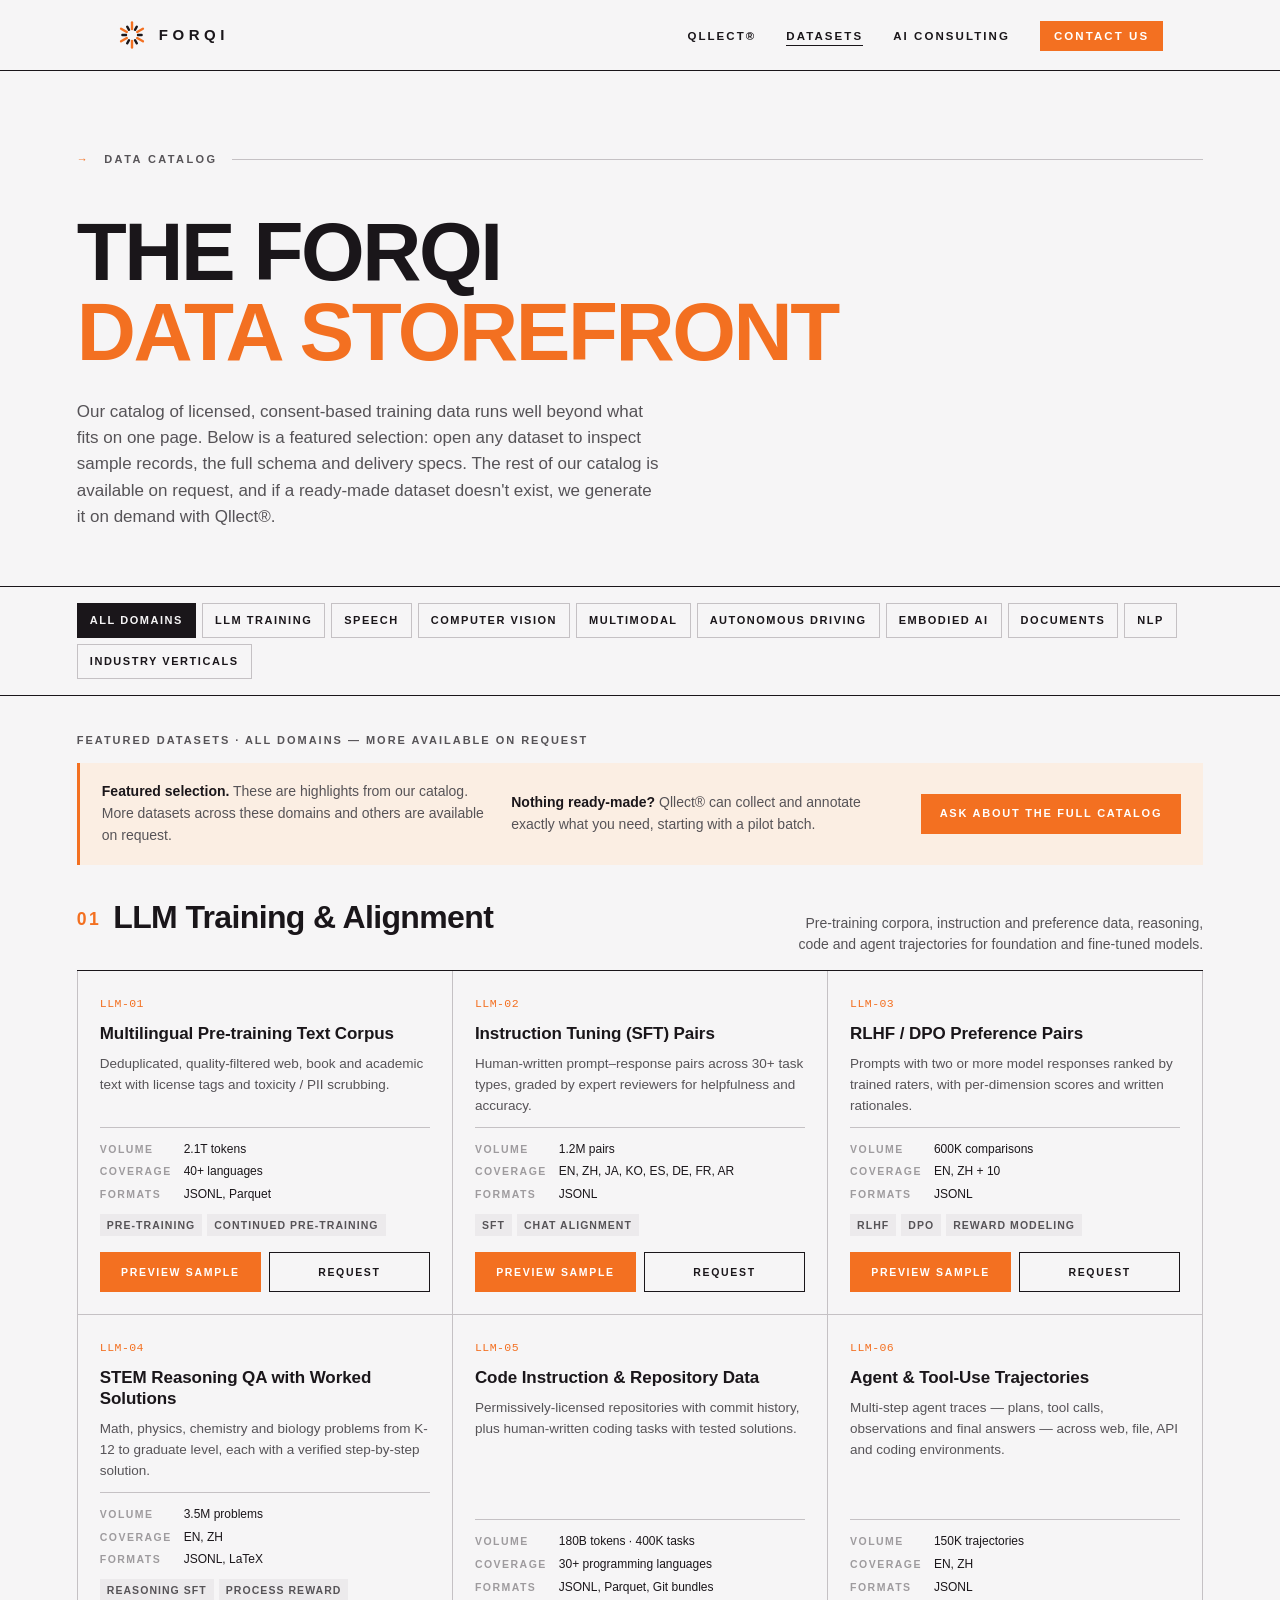
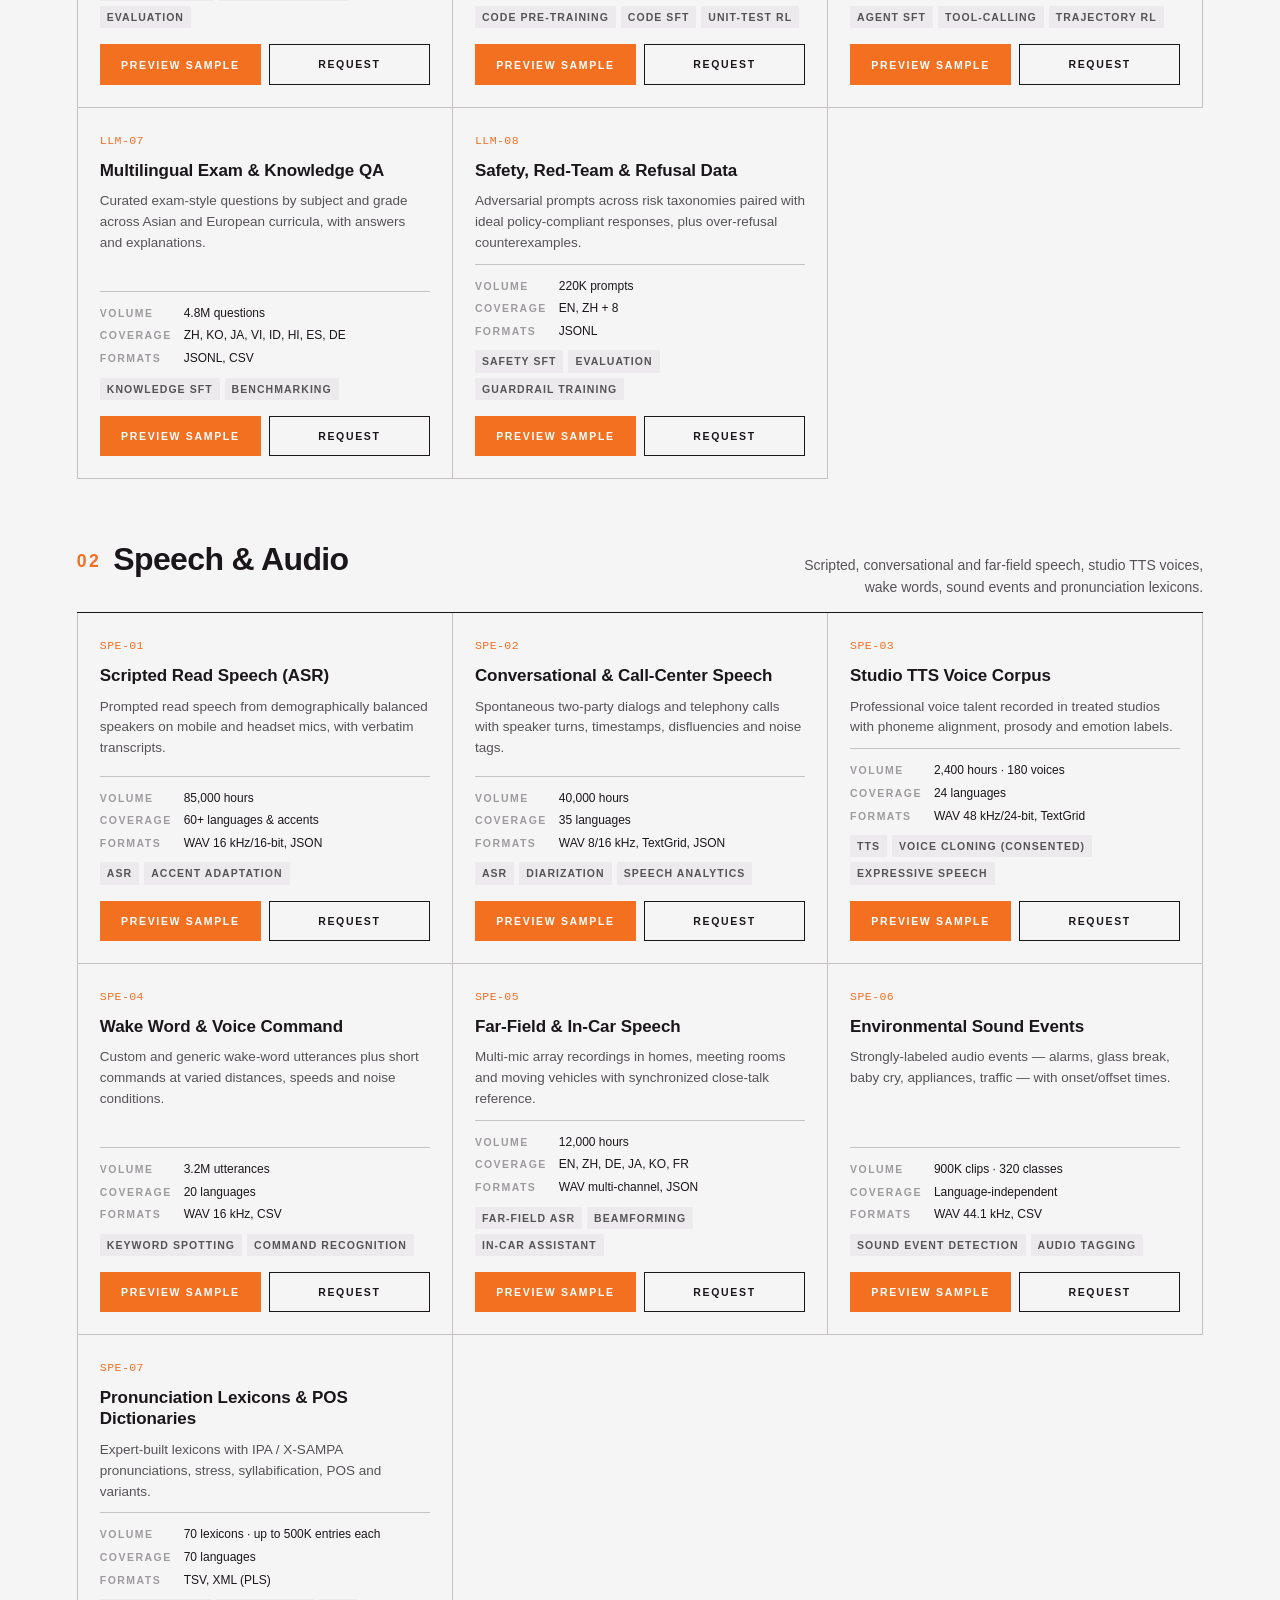
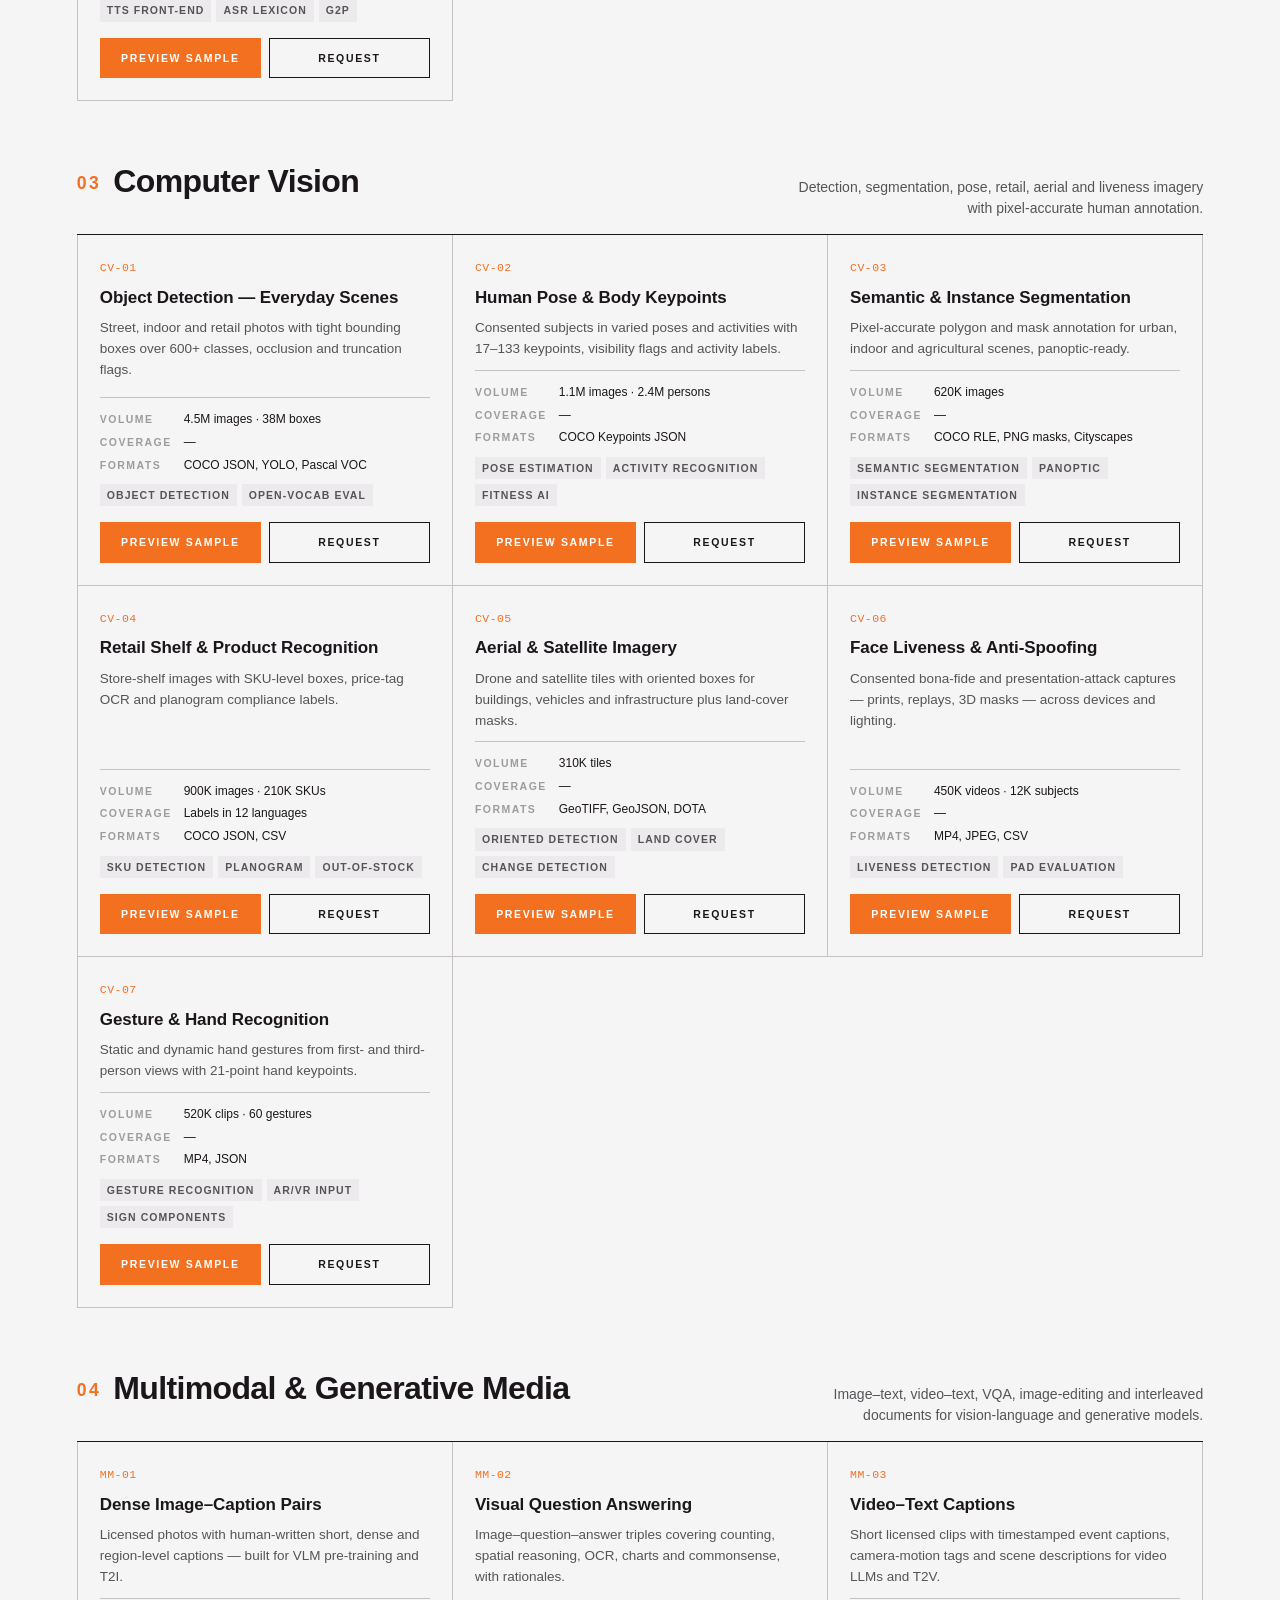
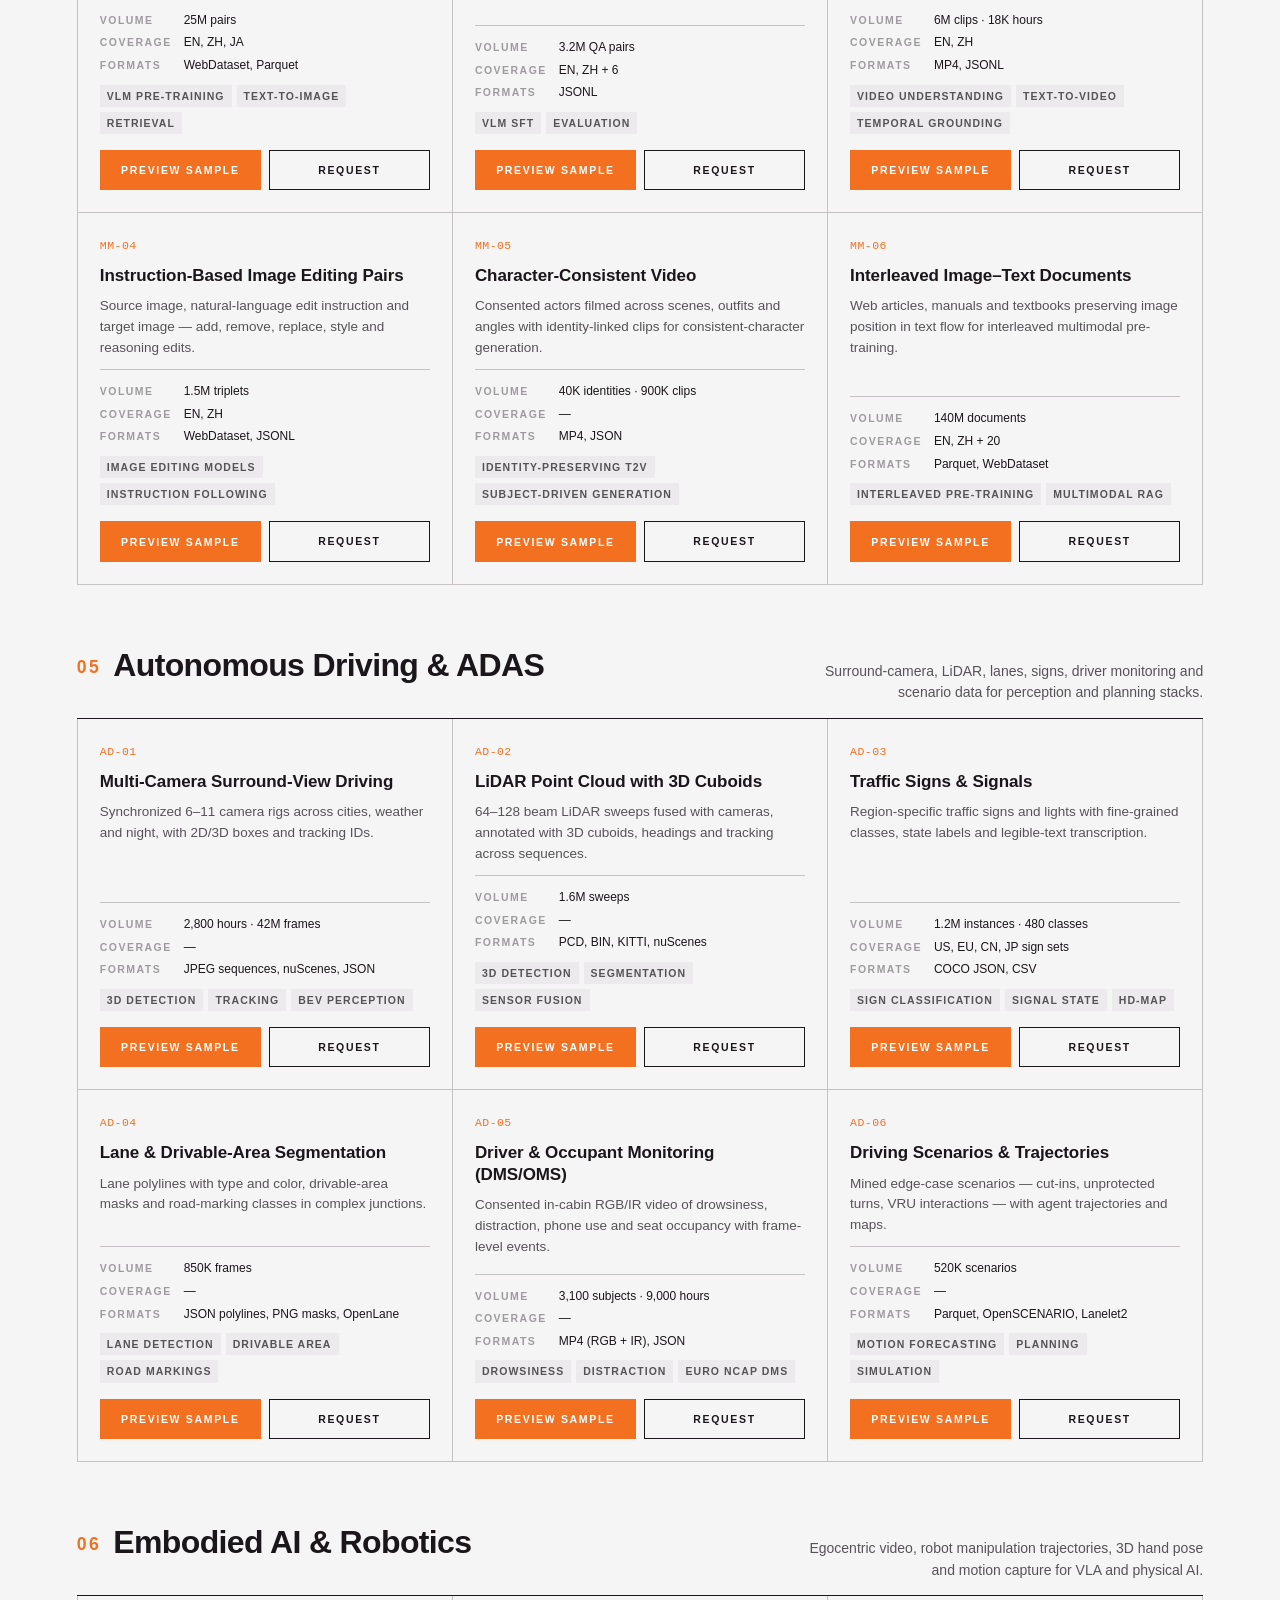
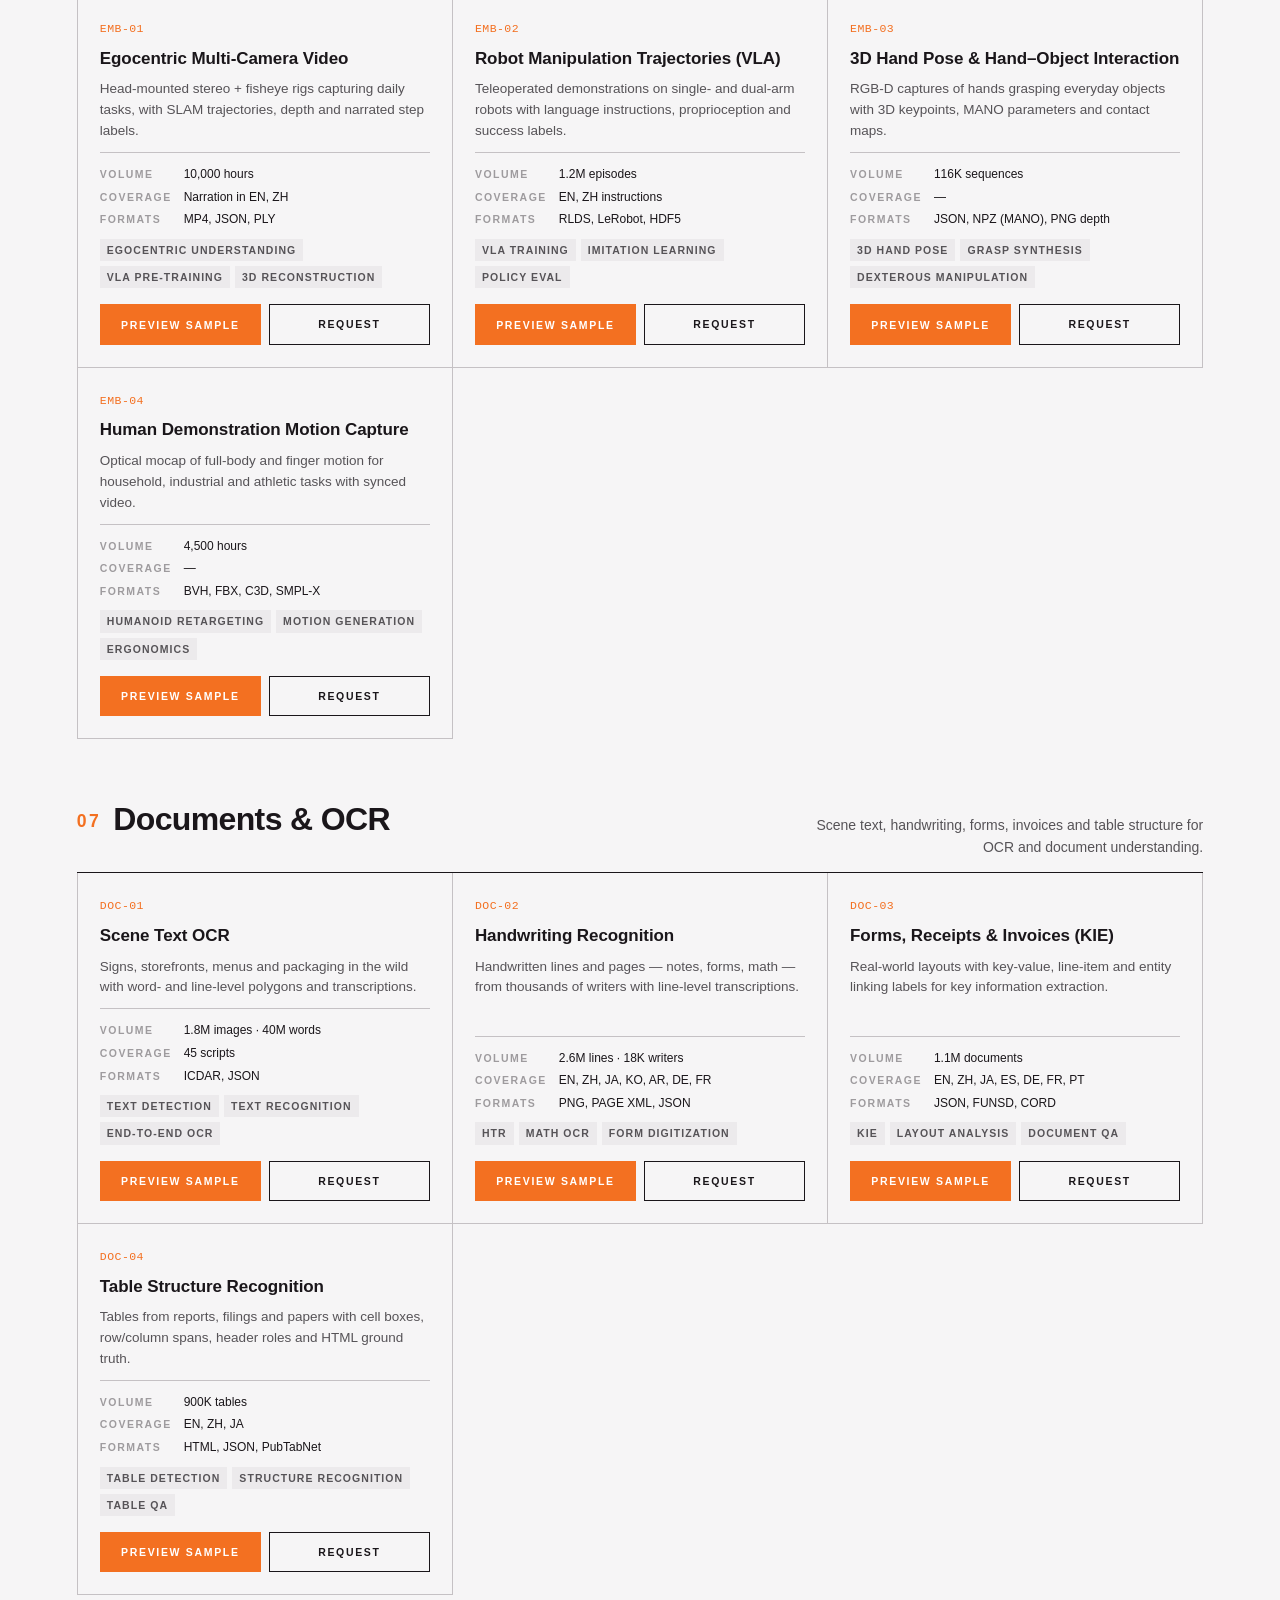
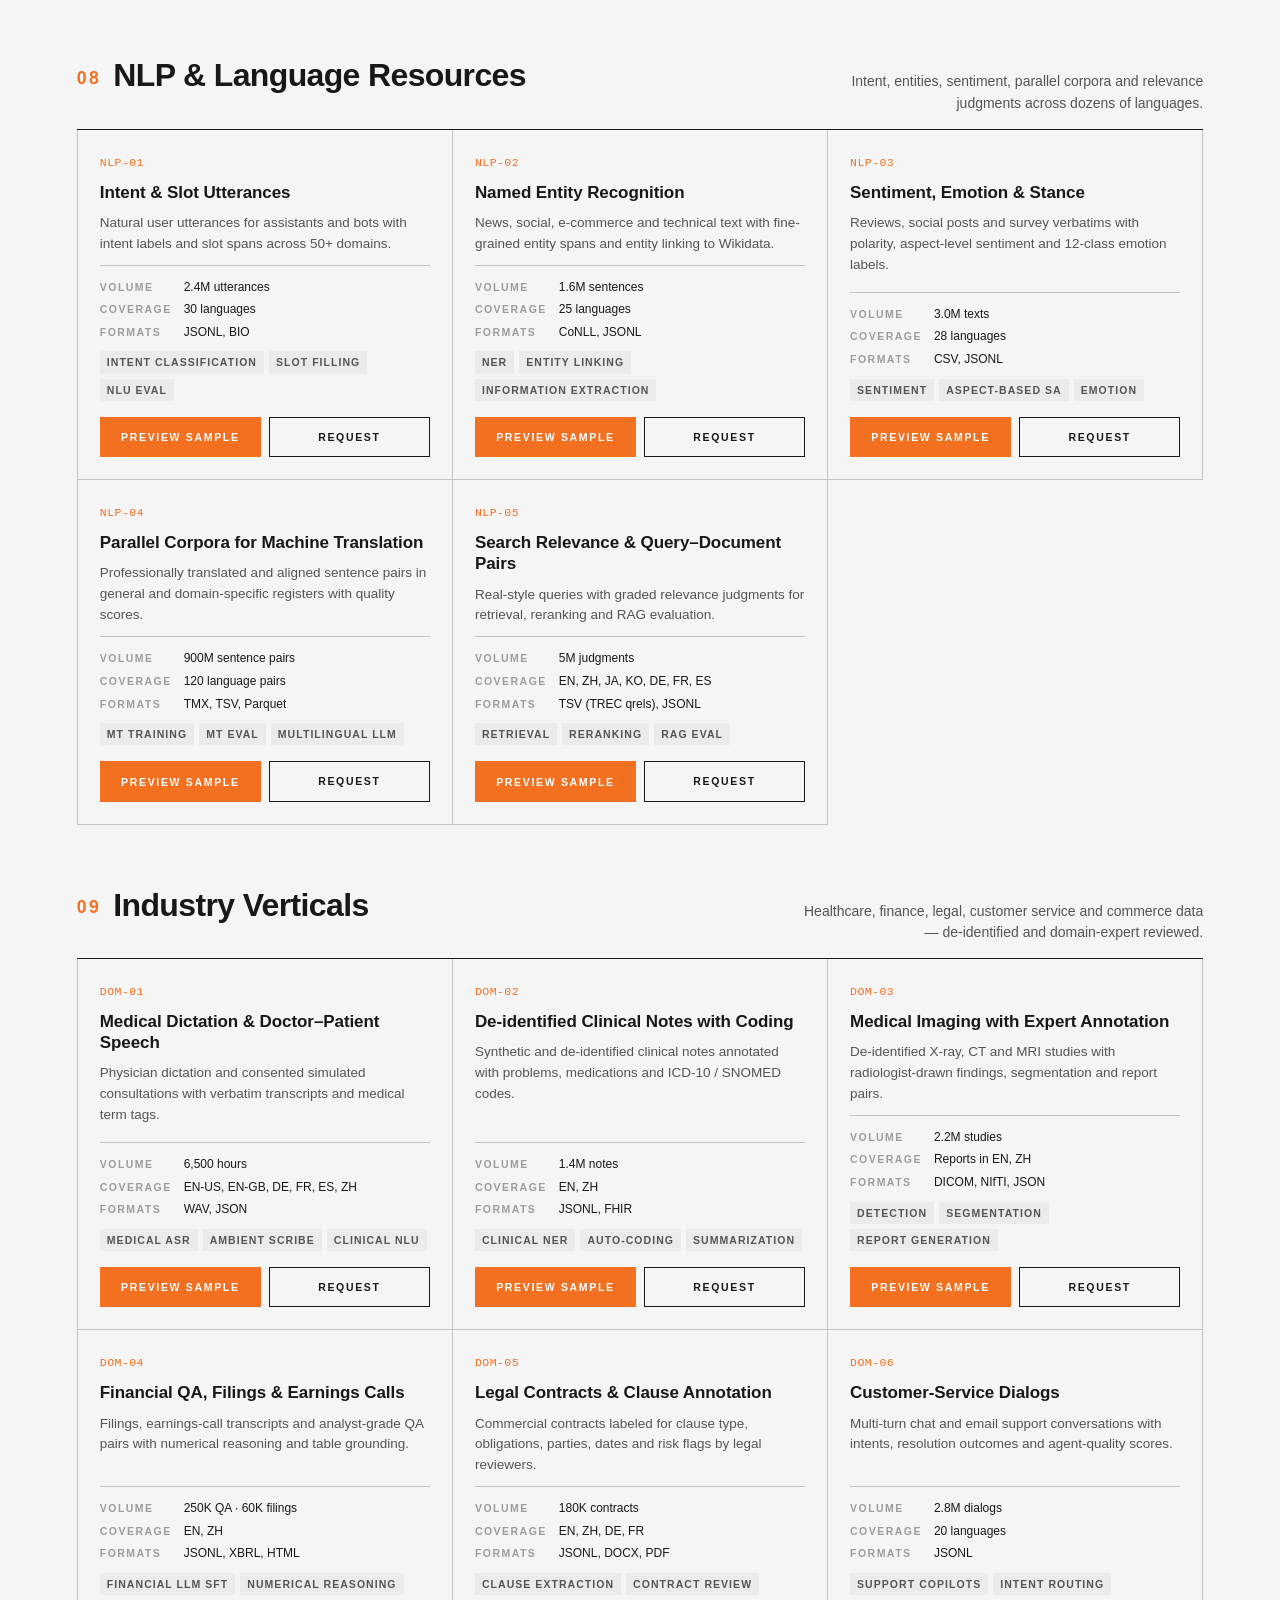
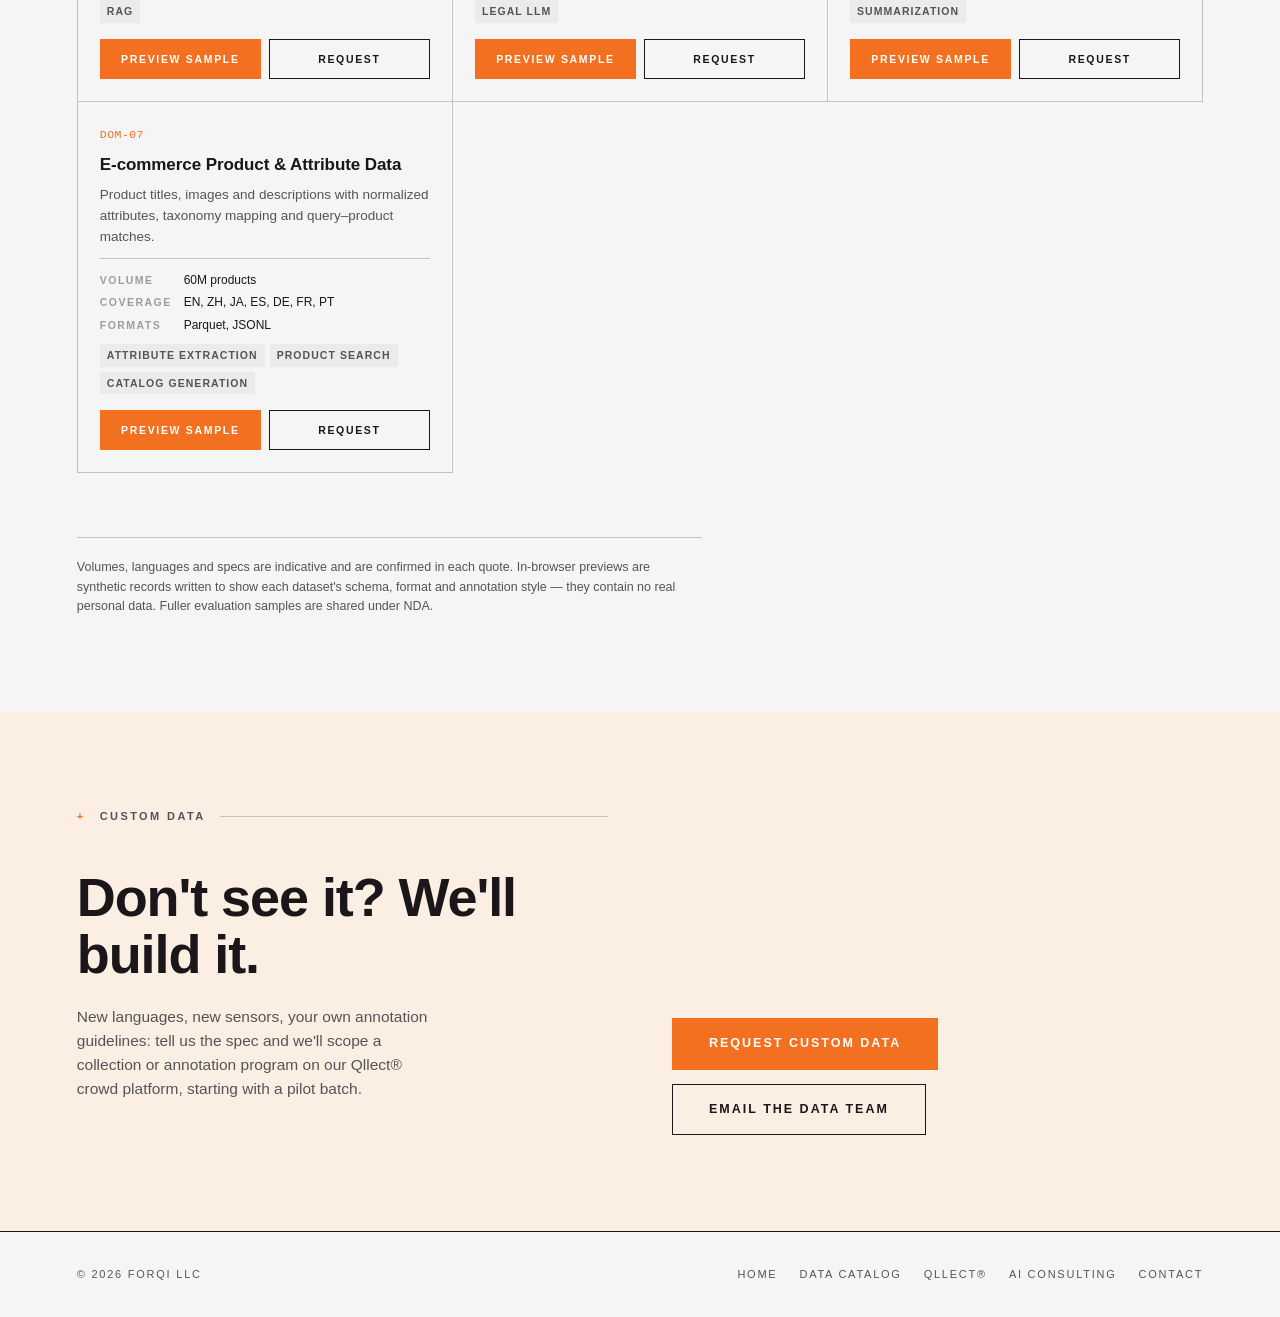
<file: data.html>
<!DOCTYPE html>
<html lang="en">
<head>
<!-- Google tag (gtag.js): loads ONLY on production hosts, so localhost, file:// and
     preview deploys are never counted. Add hosts to GA_HOSTS if the site moves. -->
<script>
  (function () {
    var GA_ID = 'G-6EF2BJPP9G';
    var GA_HOSTS = /(^|\.)forqi\.(ai|net)$/i;
    window.dataLayer = window.dataLayer || [];
    if (!GA_HOSTS.test(location.hostname)) {
      window.gtag = function () { if (window.console && console.debug) console.debug('[analytics off on ' + (location.hostname || 'file') + ']', arguments); };
      return;
    }
    window.gtag = function () { dataLayer.push(arguments); };
    gtag('js', new Date());
    gtag('config', GA_ID);
    var s = document.createElement('script');
    s.async = true; s.src = 'https://www.googletagmanager.com/gtag/js?id=' + GA_ID;
    document.head.appendChild(s);
  })();
</script>
<meta charset="UTF-8">
<meta name="viewport" content="width=device-width, initial-scale=1.0">
<title>Data Catalog — Forqi AI Training Datasets</title>
<meta name="description" content="Browse and preview Forqi's AI training datasets: LLM SFT & RLHF, speech & audio, computer vision, multimodal, autonomous driving, embodied AI, OCR, NLP and industry verticals.">
<meta property="og:title" content="Forqi Data Catalog — Preview Every Dataset">
<meta property="og:description" content="Featured licensed, consent-based AI training datasets. Inspect sample records, schema and specs before you license, and ask about the full catalog.">
<meta property="og:type" content="website">
<meta property="og:url" content="https://forqi.ai/data.html">
<link rel="icon" type="image/svg+xml" href="data:image/svg+xml,%3Csvg xmlns='http://www.w3.org/2000/svg' viewBox='0 0 100 100'%3E%3Cg stroke='%23F37021' stroke-width='7' stroke-linecap='round'%3E%3Cline x1='50' y1='8' x2='50' y2='30'/%3E%3Cline x1='50' y1='8' x2='50' y2='30' transform='rotate(60 50 50)'/%3E%3Cline x1='50' y1='8' x2='50' y2='30' transform='rotate(120 50 50)'/%3E%3Cline x1='50' y1='8' x2='50' y2='30' transform='rotate(180 50 50)'/%3E%3Cline x1='50' y1='8' x2='50' y2='30' transform='rotate(240 50 50)'/%3E%3Cline x1='50' y1='8' x2='50' y2='30' transform='rotate(300 50 50)'/%3E%3C/g%3E%3Cg stroke='%231A161A' stroke-width='7' stroke-linecap='round'%3E%3Cline x1='50' y1='18' x2='50' y2='30' transform='rotate(30 50 50)'/%3E%3Cline x1='50' y1='18' x2='50' y2='30' transform='rotate(90 50 50)'/%3E%3Cline x1='50' y1='18' x2='50' y2='30' transform='rotate(150 50 50)'/%3E%3Cline x1='50' y1='18' x2='50' y2='30' transform='rotate(210 50 50)'/%3E%3Cline x1='50' y1='18' x2='50' y2='30' transform='rotate(270 50 50)'/%3E%3Cline x1='50' y1='18' x2='50' y2='30' transform='rotate(330 50 50)'/%3E%3C/g%3E%3C/svg%3E">
<link rel="stylesheet" href="assets/site.css">
<script type="application/ld+json">
{
  "@context": "https://schema.org",
  "@type": "DataCatalog",
  "name": "Forqi Data Catalog",
  "url": "https://forqi.ai/data.html",
  "description": "Licensed AI training datasets across LLM, speech, vision, multimodal, autonomous driving, embodied AI, documents/OCR, NLP and industry verticals.",
  "publisher": { "@type": "Organization", "name": "Forqi LLC", "url": "https://forqi.ai" }
}
</script>
</head>
<body>

<header>
  <nav class="nav" aria-label="Main">
    <a class="logo" href="index.html" aria-label="Forqi home">
      <svg viewBox="0 0 100 100" xmlns="http://www.w3.org/2000/svg" aria-hidden="true">
        <g stroke="#F37021" stroke-width="8" stroke-linecap="round">
          <line x1="50" y1="8" x2="50" y2="30"/><line x1="50" y1="8" x2="50" y2="30" transform="rotate(60 50 50)"/><line x1="50" y1="8" x2="50" y2="30" transform="rotate(120 50 50)"/>
          <line x1="50" y1="8" x2="50" y2="30" transform="rotate(180 50 50)"/><line x1="50" y1="8" x2="50" y2="30" transform="rotate(240 50 50)"/><line x1="50" y1="8" x2="50" y2="30" transform="rotate(300 50 50)"/>
        </g>
        <g stroke="#1A161A" stroke-width="8" stroke-linecap="round">
          <line x1="50" y1="18" x2="50" y2="30" transform="rotate(30 50 50)"/><line x1="50" y1="18" x2="50" y2="30" transform="rotate(90 50 50)"/><line x1="50" y1="18" x2="50" y2="30" transform="rotate(150 50 50)"/>
          <line x1="50" y1="18" x2="50" y2="30" transform="rotate(210 50 50)"/><line x1="50" y1="18" x2="50" y2="30" transform="rotate(270 50 50)"/><line x1="50" y1="18" x2="50" y2="30" transform="rotate(330 50 50)"/>
        </g>
      </svg>
      Forqi</a>
    <ul class="links">
      <li><a href="index.html#qllect">Qllect®</a></li>
      <li><a href="data.html" aria-current="page">Datasets</a></li>
      <li><a href="index.html#consulting">AI Consulting</a></li>
      <li><a class="cta" href="index.html#contact">Contact Us</a></li>
    </ul>
    <button class="burger" aria-label="Open menu" aria-expanded="false"
            onclick="const m=document.getElementById('mm');m.classList.toggle('open');this.setAttribute('aria-expanded',m.classList.contains('open'));">☰</button>
  </nav>
  <ul class="mobile-menu" id="mm">
    <li><a href="index.html#qllect">Qllect®</a></li>
    <li><a href="data.html">Datasets</a></li>
    <li><a href="index.html#consulting">AI Consulting</a></li>
    <li><a href="index.html#contact">Contact Us</a></li>
  </ul>
</header>

<main>
  <div class="cat-hero">
    <div class="wrap">
      <div class="label"><span class="idx">→</span> Data Catalog</div>
      <h1>The Forqi<br><span class="hl">Data Storefront</span></h1>
      <p>Our catalog of licensed, consent-based training data runs well beyond what fits on one page. Below is a featured selection: open any dataset to inspect sample records, the full schema and delivery specs. The rest of our catalog is available on request, and if a ready-made dataset doesn't exist, we generate it on demand with Qllect®.</p>
    </div>
  </div>

  <div class="toolbar">
    <div class="wrap">
      <div class="chips" id="cat-chips" role="group" aria-label="Filter by domain"></div>
    </div>
  </div>

  <section style="padding-top:0;">
    <div class="wrap">
      <div class="results-meta" id="cat-meta" aria-live="polite"></div>
      <div class="catalog-note">
        <p><strong>Featured selection.</strong> These are highlights from our catalog. More datasets across these domains and others are available on request.</p>
        <p><strong>Nothing ready-made?</strong> Qllect® can collect and annotate exactly what you need, starting with a pilot batch.</p>
        <a class="btn sm solid" href="index.html#contact">Ask about the full catalog</a>
      </div>
      <div id="catalog"><noscript><p class="empty">Enable JavaScript to browse the catalog, or email info@forqi.ai for the dataset list.</p></noscript></div>
      <p class="disclaimer">Volumes, languages and specs are indicative and are confirmed in each quote. In-browser previews are synthetic records written to show each dataset's schema, format and annotation style — they contain no real personal data. Fuller evaluation samples are shared under NDA.</p>
    </div>
  </section>

  <section style="background:var(--tint);">
    <div class="wrap contact-grid">
      <div class="contact-info">
        <div class="label"><span class="idx">+</span> Custom Data</div>
        <h2>Don't see it? We'll build it.</h2>
        <p>New languages, new sensors, your own annotation guidelines: tell us the spec and we'll scope a collection or annotation program on our Qllect® crowd platform, starting with a pilot batch.</p>
      </div>
      <div style="align-self:end;display:flex;gap:14px;flex-wrap:wrap;">
        <a class="btn solid" href="index.html#contact">Request custom data</a>
        <a class="btn" href="mailto:info@forqi.ai?subject=Forqi%20catalog%20question">Email the data team</a>
      </div>
    </div>
  </section>
</main>

<footer>
  <div class="foot">
    <span>© 2026 Forqi LLC</span>
    <span><a href="index.html">Home</a><a href="data.html">Data Catalog</a><a href="index.html#qllect">Qllect®</a><a href="index.html#consulting">AI Consulting</a><a href="index.html#contact">Contact</a></span>
  </div>
</footer>

<script src="assets/catalog-data.js"></script>
<script src="assets/storefront.js"></script>
</body>
</html>
</file>
<file: assets/site.css>
/* Forqi — shared stylesheet (index.html + data.html). No external deps. */
:root{
  --paper:#F6F5F6; --ink:#1A161A; --ink-soft:#565357; --ink-faint:#9E9B9E;
  --rule:#1A161A; --rule-lt:#C5C1C4; --accent:#F37021; --accent-dk:#C4520F; --tint:#FBEEE3;
  --mono:ui-monospace,"SF Mono",Menlo,Consolas,monospace;
}
*{margin:0;padding:0;box-sizing:border-box;}
html{scroll-behavior:smooth;}
body{font-family:"Helvetica Neue",Helvetica,Arial,sans-serif;background:var(--paper);
     color:var(--ink);line-height:1.55;-webkit-font-smoothing:antialiased;}
::selection{background:var(--accent);color:#fff;}
a{color:inherit;}
section{padding:96px 6%;scroll-margin-top:76px;}
.wrap{max-width:1200px;margin:0 auto;}
.label{font-size:11px;font-weight:600;letter-spacing:.22em;text-transform:uppercase;
       color:var(--ink-soft);display:flex;align-items:baseline;gap:14px;margin-bottom:44px;}
.label .idx{color:var(--accent);}
.label::after{content:"";flex:1;height:1px;background:var(--rule-lt);align-self:center;}
h2{font-size:clamp(30px,4.5vw,54px);font-weight:700;letter-spacing:-.02em;line-height:1.05;margin-bottom:22px;}
.lead{font-size:17px;color:var(--ink-soft);max-width:58ch;margin-bottom:56px;}
.btn{display:inline-block;padding:15px 36px;font-size:12.5px;font-weight:600;
     letter-spacing:.16em;text-transform:uppercase;text-decoration:none;cursor:pointer;
     border:1px solid var(--ink);background:transparent;color:var(--ink);font-family:inherit;
     transition:background .15s,color .15s,border-color .15s;}
.btn:hover{background:var(--accent);border-color:var(--accent);color:#fff;}
.btn.solid{background:var(--accent);border-color:var(--accent);color:#fff;}
.btn.solid:hover{background:var(--ink);border-color:var(--ink);color:var(--paper);}
.btn.sm{padding:10px 18px;font-size:11px;}
.btn:focus-visible,a:focus-visible,button:focus-visible,input:focus-visible,select:focus-visible{outline:2px solid var(--accent);outline-offset:2px;}

/* Header */
header{position:sticky;top:0;background:var(--paper);border-bottom:1px solid var(--rule);z-index:50;}
.nav{max-width:1200px;margin:0 auto;display:flex;align-items:center;justify-content:space-between;padding:20px 6%;}
.logo{display:flex;align-items:center;gap:12px;font-size:15px;font-weight:800;letter-spacing:.3em;text-transform:uppercase;text-decoration:none;}
.logo svg{width:30px;height:30px;display:block;}
.links{display:flex;gap:30px;list-style:none;align-items:center;}
.links a{font-size:11.5px;font-weight:600;letter-spacing:.18em;text-transform:uppercase;text-decoration:none;padding-bottom:3px;border-bottom:1px solid transparent;}
.links a:hover,.links a[aria-current]{border-bottom-color:var(--ink);}
.links a.cta{background:var(--accent);color:#fff;padding:9px 14px;border:none;}
.links a.cta:hover{background:var(--ink);}
.burger{display:none;font-size:22px;background:none;border:none;cursor:pointer;color:var(--ink);}
.mobile-menu{display:none;flex-direction:column;list-style:none;background:var(--paper);border-bottom:1px solid var(--rule);}
.mobile-menu a{display:block;padding:16px 6%;text-decoration:none;font-size:12px;font-weight:600;letter-spacing:.18em;text-transform:uppercase;border-top:1px solid var(--rule-lt);}
.mobile-menu.open{display:flex;}

/* Hero */
.hero{padding:110px 6% 90px;border-bottom:1px solid var(--rule);}
.hero .wrap{position:relative;}
.hero h1{font-size:clamp(42px,8vw,104px);font-weight:800;letter-spacing:-.03em;line-height:.98;text-transform:uppercase;margin-bottom:36px;}
.hero h1 .thin{font-weight:300;}
.hero h1 .hl{color:var(--accent);}
.hero-spark{position:absolute;right:0;top:-46px;width:118px;height:118px;}
.hero-sub{display:grid;grid-template-columns:1fr 1fr;gap:48px;align-items:end;}
.hero-sub p{font-size:17px;color:var(--ink-soft);max-width:46ch;}
.hero-cta{display:flex;gap:16px;flex-wrap:wrap;justify-content:flex-end;}
.hero-stats{display:grid;grid-template-columns:repeat(4,1fr);margin-top:64px;border-top:1px solid var(--rule);}
.hero-stats div{padding:22px 20px 0 0;}
.hero-stats b{display:block;font-size:clamp(28px,3.4vw,44px);font-weight:800;letter-spacing:-.02em;line-height:1;}
.hero-stats span{font-size:11px;font-weight:600;letter-spacing:.18em;text-transform:uppercase;color:var(--ink-soft);}

/* Strip */
.strip{background:var(--accent);padding:18px 6%;overflow:hidden;}
.strip .wrap{display:flex;gap:40px;flex-wrap:wrap;justify-content:space-between;}
.strip span{font-size:11px;font-weight:600;letter-spacing:.2em;text-transform:uppercase;color:#fff;white-space:nowrap;}

/* Storefront tiles (home + catalog) */
.cat-grid{display:grid;grid-template-columns:repeat(3,1fr);border-top:1px solid var(--rule);border-left:1px solid var(--rule);}
.cat-tile{display:flex;flex-direction:column;gap:10px;padding:28px 26px 26px;border-right:1px solid var(--rule);border-bottom:1px solid var(--rule);
          text-decoration:none;background:var(--paper);transition:background .15s,color .15s;min-height:220px;}
.cat-tile .code{font-size:12px;font-weight:600;letter-spacing:.18em;color:var(--accent);}
.cat-tile h3{font-size:20px;font-weight:700;letter-spacing:-.01em;line-height:1.15;}
.cat-tile p{font-size:14px;color:var(--ink-soft);flex:1;}
.cat-tile .count{font-size:11px;font-weight:600;letter-spacing:.18em;text-transform:uppercase;display:flex;justify-content:space-between;}
.cat-tile:hover{background:var(--ink);color:var(--paper);}
.cat-tile:hover p{color:#C5C1C4;}
.store-foot{display:flex;justify-content:space-between;align-items:center;gap:24px;flex-wrap:wrap;margin-top:40px;}
.store-foot p{font-size:14px;color:var(--ink-soft);max-width:60ch;}

/* Featured preview on home */
.feature{display:grid;grid-template-columns:1fr 1.35fr;gap:48px;margin-top:88px;align-items:start;}
.feature h3{font-size:clamp(22px,2.6vw,30px);font-weight:700;letter-spacing:-.01em;line-height:1.2;margin-bottom:14px;}
.feature p{color:var(--ink-soft);font-size:15px;margin-bottom:22px;}
.feature-tabs{display:flex;flex-wrap:wrap;gap:8px;margin-bottom:24px;}
.chip{font:inherit;font-size:11px;font-weight:600;letter-spacing:.14em;text-transform:uppercase;padding:8px 12px;border:1px solid var(--rule-lt);background:transparent;cursor:pointer;color:var(--ink);}
.chip:hover{border-color:var(--ink);}
.chip[aria-pressed="true"]{background:var(--ink);color:var(--paper);border-color:var(--ink);}
.chip .n{color:var(--accent);margin-left:6px;}

/* About */
.about-grid{display:grid;grid-template-columns:1fr 1fr;gap:64px;}
.about-grid .big{font-size:clamp(22px,2.6vw,30px);font-weight:600;letter-spacing:-.01em;line-height:1.3;}
.about-copy p{color:var(--ink-soft);margin-bottom:18px;font-size:15.5px;}
.facts{margin-top:56px;display:grid;grid-template-columns:repeat(3,1fr);border-top:1px solid var(--rule);}
.fact{padding:28px 24px 28px 0;border-right:1px solid var(--rule-lt);margin-right:24px;}
.fact:last-child{border-right:none;margin-right:0;}
.fact h3{font-size:14px;font-weight:700;letter-spacing:.12em;text-transform:uppercase;margin-bottom:8px;}
.fact p{font-size:14px;color:var(--ink-soft);}

/* Services rows */
.svc{border-top:1px solid var(--rule);}
.svc-row{display:grid;grid-template-columns:90px 1fr 1.4fr;gap:32px;align-items:baseline;padding:34px 0;border-bottom:1px solid var(--rule);}
.svc-row .no{font-size:13px;font-weight:600;color:var(--accent);letter-spacing:.1em;}
.svc-row h3{font-size:clamp(20px,2.4vw,28px);font-weight:700;letter-spacing:-.01em;}
.svc-row p{font-size:15px;color:var(--ink-soft);max-width:56ch;}

/* Steps */
.steps{display:grid;grid-template-columns:repeat(4,1fr);border-top:1px solid var(--rule);border-left:1px solid var(--rule);}
.step{border-right:1px solid var(--rule);border-bottom:1px solid var(--rule);padding:30px 24px 40px;}
.step .num{font-size:12px;font-weight:600;letter-spacing:.18em;color:var(--accent);margin-bottom:52px;}
.step h3{font-size:17px;font-weight:700;letter-spacing:.02em;text-transform:uppercase;margin-bottom:10px;}
.step p{font-size:14px;color:var(--ink-soft);}

/* Dark band */
.dark{background:var(--ink);color:var(--paper);}
.dark .label{color:var(--ink-faint);}
.dark .label::after{background:#565357;}
.why-grid{display:grid;grid-template-columns:repeat(4,1fr);border-top:1px solid #565357;}
.why{padding:32px 24px 40px 0;border-right:1px solid #3a363a;margin-right:24px;}
.why:last-child{border-right:none;margin-right:0;}
.why h3{font-size:15px;font-weight:700;letter-spacing:.1em;text-transform:uppercase;margin-bottom:12px;color:var(--accent);}
.why p{font-size:14.5px;color:#C5C1C4;}

/* Contact */
.contact-grid{display:grid;grid-template-columns:1fr 1fr;gap:64px;align-items:start;}
.contact-info p{color:var(--ink-soft);margin-bottom:34px;max-width:42ch;font-size:15.5px;}
.contact-big a{font-size:clamp(20px,2.6vw,30px);font-weight:700;letter-spacing:-.01em;text-decoration:none;border-bottom:2px solid var(--accent);}
.contact-big{margin-bottom:18px;}
.contact-meta{font-size:12px;letter-spacing:.16em;text-transform:uppercase;color:var(--ink-soft);}
form.card{border:1px solid var(--rule);padding:36px;background:#fff;}
.field{margin-bottom:22px;}
.field label{display:block;font-size:11px;font-weight:600;letter-spacing:.18em;text-transform:uppercase;color:var(--ink-soft);margin-bottom:8px;}
.field input,.field textarea,.field select{width:100%;padding:12px 0;border:none;border-bottom:1px solid var(--rule-lt);font:inherit;font-size:15.5px;background:transparent;border-radius:0;color:var(--ink);}
.field input:focus,.field textarea:focus,.field select:focus{outline:none;border-bottom-color:var(--ink);}
form.card .btn{border:1px solid var(--accent);background:var(--accent);color:#fff;width:100%;text-align:center;}
form.card .btn:hover{background:var(--ink);border-color:var(--ink);color:var(--paper);}

footer{border-top:1px solid var(--rule);padding:34px 6%;}
.foot{max-width:1200px;margin:0 auto;display:flex;justify-content:space-between;flex-wrap:wrap;gap:14px;font-size:11px;letter-spacing:.16em;text-transform:uppercase;color:var(--ink-soft);align-items:center;}
.foot a{text-decoration:none;margin-left:22px;}
.foot a:hover{color:var(--ink);}

/* ── Catalog page ── */
.cat-hero{padding:80px 6% 56px;border-bottom:1px solid var(--rule);}
.cat-hero h1{font-size:clamp(38px,6.4vw,84px);font-weight:800;letter-spacing:-.03em;line-height:.98;text-transform:uppercase;margin-bottom:26px;}
.cat-hero h1 .hl{color:var(--accent);}
.cat-hero p{font-size:17px;color:var(--ink-soft);max-width:62ch;}
.toolbar{position:sticky;top:71px;z-index:20;background:var(--paper);border-bottom:1px solid var(--rule);padding:16px 6%;}
.toolbar .wrap{display:flex;gap:16px;align-items:center;flex-wrap:wrap;}
.toolbar .chips{display:flex;gap:6px;flex-wrap:wrap;flex:1;}
.search{min-width:220px;padding:10px 12px;border:1px solid var(--rule-lt);background:#fff;font:inherit;font-size:14px;color:var(--ink);}
.search:focus{outline:none;border-color:var(--ink);}
.results-meta{font-size:11px;font-weight:600;letter-spacing:.18em;text-transform:uppercase;color:var(--ink-soft);margin:36px 0 18px;}
.cat-block{margin-bottom:64px;}
.cat-block-head{display:flex;justify-content:space-between;align-items:baseline;gap:20px;border-bottom:1px solid var(--rule);padding-bottom:14px;margin-bottom:0;}
.cat-block-head h2{font-size:clamp(22px,2.8vw,32px);margin:0;}
.cat-block-head h2 .code{color:var(--accent);font-size:.55em;letter-spacing:.14em;margin-right:12px;vertical-align:middle;}
.cat-block-head p{font-size:14px;color:var(--ink-soft);max-width:52ch;text-align:right;}
.ds-grid{display:grid;grid-template-columns:repeat(3,1fr);border-left:1px solid var(--rule-lt);}
.ds-card{display:flex;flex-direction:column;gap:10px;padding:24px 22px 22px;border-right:1px solid var(--rule-lt);border-bottom:1px solid var(--rule-lt);background:var(--paper);}
.ds-card .id{font-family:var(--mono);font-size:11.5px;color:var(--accent);letter-spacing:.04em;}
.ds-card h3{font-size:17px;font-weight:700;letter-spacing:-.005em;line-height:1.25;}
.ds-card p{font-size:13.5px;color:var(--ink-soft);flex:1;}
.ds-meta{display:grid;grid-template-columns:auto 1fr;gap:4px 12px;font-size:12px;border-top:1px solid var(--rule-lt);padding-top:12px;}
.ds-meta dt{color:var(--ink-faint);text-transform:uppercase;letter-spacing:.14em;font-size:10.5px;font-weight:600;padding-top:1px;}
.ds-meta dd{color:var(--ink);}
.tags{display:flex;flex-wrap:wrap;gap:5px;}
.tag{font-size:10.5px;font-weight:600;letter-spacing:.1em;text-transform:uppercase;padding:3px 7px;background:#ECEAEC;color:var(--ink-soft);}
.ds-actions{display:flex;gap:8px;margin-top:6px;}
.ds-actions .btn{flex:1;text-align:center;padding:11px 10px;font-size:10.5px;}
.empty{padding:60px 0;text-align:center;color:var(--ink-soft);}
.disclaimer{font-size:12.5px;color:var(--ink-soft);border-top:1px solid var(--rule-lt);padding-top:20px;margin-top:20px;max-width:90ch;}

/* ── Modal ── */
.modal{position:fixed;inset:0;z-index:100;display:none;}
.modal.open{display:block;}
.modal-bg{position:absolute;inset:0;background:rgba(26,22,26,.55);}
.modal-panel{position:absolute;top:0;right:0;height:100%;width:min(880px,100%);background:var(--paper);border-left:1px solid var(--rule);
             display:flex;flex-direction:column;animation:slide .22s ease-out;}
@keyframes slide{from{transform:translateX(40px);opacity:.4;}to{transform:none;opacity:1;}}
.modal-head{padding:26px 32px 18px;border-bottom:1px solid var(--rule);}
.modal-head .top{display:flex;justify-content:space-between;align-items:start;gap:20px;}
.modal-head .id{font-family:var(--mono);font-size:12px;color:var(--accent);}
.modal-head h2{font-size:clamp(22px,3vw,32px);margin:6px 0 8px;}
.modal-head p{font-size:14.5px;color:var(--ink-soft);max-width:70ch;}
.close{background:none;border:1px solid var(--rule-lt);width:38px;height:38px;font-size:18px;cursor:pointer;color:var(--ink);flex:none;}
.close:hover{border-color:var(--ink);}
.tabs{display:flex;gap:0;border-bottom:1px solid var(--rule-lt);padding:0 32px;}
.tabs button{font:inherit;font-size:11px;font-weight:600;letter-spacing:.18em;text-transform:uppercase;padding:14px 16px;border:none;background:none;cursor:pointer;color:var(--ink-soft);border-bottom:2px solid transparent;margin-bottom:-1px;}
.tabs button[aria-selected="true"]{color:var(--ink);border-bottom-color:var(--accent);}
.modal-body{flex:1;overflow:auto;padding:26px 32px 32px;}
.modal-foot{border-top:1px solid var(--rule);padding:16px 32px;display:flex;gap:12px;justify-content:space-between;align-items:center;flex-wrap:wrap;background:#fff;}
.modal-foot small{font-size:12px;color:var(--ink-soft);max-width:48ch;}
.modal-foot .acts{display:flex;gap:10px;flex-wrap:wrap;}

/* ── Preview renderers ── */
.pv-meta{font-family:var(--mono);font-size:12px;color:var(--ink-soft);margin-bottom:14px;}
.pv-note{font-size:13px;color:var(--ink-soft);margin-top:12px;}
.pv-badge{display:inline-block;font-size:10px;font-weight:700;letter-spacing:.16em;text-transform:uppercase;background:var(--tint);color:var(--accent-dk);padding:4px 8px;margin-bottom:14px;}
.pv-table-wrap{overflow:auto;border:1px solid var(--rule);background:#fff;}
table.pv{border-collapse:collapse;width:100%;font-size:13px;}
table.pv th{font-size:10.5px;font-weight:700;letter-spacing:.14em;text-transform:uppercase;text-align:left;padding:10px 12px;border-bottom:1px solid var(--rule);background:#F0EEF0;white-space:nowrap;}
table.pv td{padding:10px 12px;border-bottom:1px solid #E6E3E6;vertical-align:top;}
table.pv tr:last-child td{border-bottom:none;}
table.pv td.mono,table.pv td code{font-family:var(--mono);font-size:12px;}
pre.pv-json{font-family:var(--mono);font-size:12.5px;line-height:1.6;background:var(--ink);color:#EDEAED;padding:20px;overflow:auto;white-space:pre-wrap;word-break:break-word;}
pre.pv-json .k{color:#F5A36B;} pre.pv-json .s{color:#C9E4B4;} pre.pv-json .n{color:#9CCBF0;}
.chat{display:flex;flex-direction:column;gap:12px;}
.msg{border:1px solid var(--rule-lt);background:#fff;padding:14px 16px;max-width:92%;}
.msg .role{font-size:10px;font-weight:700;letter-spacing:.18em;text-transform:uppercase;color:var(--ink-faint);margin-bottom:6px;}
.msg pre{font-family:inherit;font-size:14px;white-space:pre-wrap;word-break:break-word;}
.msg.code pre{font-family:var(--mono);font-size:12.5px;}
.msg.user{align-self:flex-end;background:#F0EEF0;}
.msg.chosen{border-color:#2E7D4F;border-left-width:4px;} .msg.chosen .role{color:#2E7D4F;}
.msg.rejected{border-color:#B3261E;border-left-width:4px;} .msg.rejected .role{color:#B3261E;}
.msg.note{background:var(--tint);border-color:var(--tint);max-width:100%;}
.pv-figure{border:1px solid var(--rule);background:#fff;}
.pv-figure svg{display:block;width:100%;height:auto;}
.pv-caption{font-size:13.5px;color:var(--ink-soft);padding:12px 14px;border-top:1px solid var(--rule-lt);}
.frames{display:grid;grid-template-columns:repeat(auto-fit,minmax(180px,1fr));gap:10px;}
.frames figure{border:1px solid var(--rule);background:#fff;}
.frames figcaption{font-size:12px;padding:8px 10px;border-top:1px solid var(--rule-lt);}
.frames figcaption b{font-family:var(--mono);color:var(--accent);font-weight:600;margin-right:6px;}
.spans{display:flex;flex-direction:column;gap:14px;}
.span-item{border:1px solid var(--rule-lt);background:#fff;padding:16px 18px;}
.span-item .lbl{font-family:var(--mono);font-size:11.5px;color:var(--ink-soft);margin-bottom:10px;}
.span-item .txt{font-size:15.5px;line-height:2.1;}
mark.ent{background:var(--tint);border-bottom:2px solid var(--accent);padding:2px 3px;color:var(--ink);}
mark.ent sup{font-size:9.5px;font-weight:700;letter-spacing:.08em;text-transform:uppercase;color:var(--accent-dk);margin-left:4px;vertical-align:super;}
.audio-controls{display:flex;align-items:center;gap:12px;padding:10px 14px;border-top:1px solid var(--rule-lt);font-family:var(--mono);font-size:12px;}
.play{width:34px;height:34px;border:1px solid var(--ink);background:var(--paper);cursor:pointer;font-size:13px;color:var(--ink);}
.play:hover{background:var(--accent);border-color:var(--accent);color:#fff;}
.kv{display:grid;grid-template-columns:minmax(140px,max-content) 1fr;border-top:1px solid var(--rule);}
.kv dt,.kv dd{padding:12px 0;border-bottom:1px solid var(--rule-lt);font-size:14px;}
.kv dt{font-size:11px;font-weight:600;letter-spacing:.16em;text-transform:uppercase;color:var(--ink-soft);padding-right:24px;padding-top:14px;}
.pv-h{font-size:11px;font-weight:600;letter-spacing:.18em;text-transform:uppercase;color:var(--ink-soft);margin:28px 0 12px;}

@media (max-width:900px){
  .hero-spark{display:none;}
  .steps{grid-template-columns:repeat(2,1fr);}
  .about-grid,.hero-sub,.feature{grid-template-columns:1fr;}
  .hero-cta{justify-content:flex-start;}
  .hero-stats{grid-template-columns:repeat(2,1fr);}
  .hero-stats div{padding-bottom:18px;}
  .why-grid{grid-template-columns:1fr 1fr;}
  .why:nth-child(2n){border-right:none;margin-right:0;}
  .facts{grid-template-columns:1fr;}
  .fact{border-right:none;margin-right:0;border-bottom:1px solid var(--rule-lt);}
  .fact:last-child{border-bottom:none;}
  .svc-row{grid-template-columns:60px 1fr;}
  .svc-row p{grid-column:2;}
  .cat-grid,.ds-grid{grid-template-columns:1fr 1fr;}
  .cat-block-head{flex-direction:column;}
  .cat-block-head p{text-align:left;}
  .links{gap:20px;}
}
@media (max-width:760px){ .links{display:none;} .burger{display:block;} .toolbar{position:static;} .toolbar .chips{flex-wrap:nowrap;overflow-x:auto;padding-bottom:4px;} .chip{white-space:nowrap;} }
@media (max-width:640px){
  section{padding:64px 6%;}
  .hero{padding:72px 6% 56px;}
  .steps,.contact-grid,.cat-grid,.ds-grid,.why-grid{grid-template-columns:1fr;}
  .why{border-right:none;margin-right:0;border-bottom:1px solid #3a363a;}
  .modal-head,.modal-body,.modal-foot{padding-left:18px;padding-right:18px;}
  .tabs{padding:0 10px;}
  .search{min-width:0;width:100%;}
}

/* ── Dual-practice homepage (versionDual) ── */
.pillars{display:grid;grid-template-columns:1fr 1fr;border-top:1px solid var(--rule);border-left:1px solid var(--rule);margin-top:64px;}
.pillar{display:flex;flex-direction:column;gap:14px;padding:34px 32px 32px;border-right:1px solid var(--rule);border-bottom:1px solid var(--rule);background:var(--paper);}
.pillar .kicker{font-size:11px;font-weight:600;letter-spacing:.2em;text-transform:uppercase;color:var(--ink-soft);display:flex;gap:12px;}
.pillar .kicker b{color:var(--accent);font-weight:600;}
.pillar h2{font-size:clamp(26px,3.2vw,40px);margin:0;}
.pillar > p{font-size:15.5px;color:var(--ink-soft);max-width:48ch;}
.pillar ul{list-style:none;border-top:1px solid var(--rule-lt);margin-top:4px;flex:1;}
.pillar li{font-size:14.5px;padding:11px 0;border-bottom:1px solid var(--rule-lt);display:flex;gap:12px;}
.pillar li::before{content:"—";color:var(--accent);font-weight:700;}
.pillar .acts{display:flex;gap:12px;flex-wrap:wrap;margin-top:8px;}
.cat-grid.compact .cat-tile{min-height:0;padding:20px 22px;gap:6px;}
.cat-grid.compact .cat-tile p{display:none;}
.cat-grid.compact .cat-tile h3{font-size:17px;}
.practice-head{display:grid;grid-template-columns:1.1fr 1fr;gap:48px;align-items:end;margin-bottom:48px;}
.practice-head .lead{margin-bottom:0;}
.practice-head .aud{font-size:11px;font-weight:600;letter-spacing:.2em;text-transform:uppercase;color:var(--ink-soft);border-left:2px solid var(--accent);padding-left:14px;}
.sub-h{font-size:11px;font-weight:600;letter-spacing:.2em;text-transform:uppercase;color:var(--ink-soft);margin:56px 0 18px;}
@media (max-width:900px){ .pillars,.practice-head{grid-template-columns:1fr;} }

/* ── Partners (versionDual) ── */
.partners{padding-bottom:40px;}
.partners-head{display:grid;grid-template-columns:1.1fr 1fr;gap:48px;align-items:end;margin-bottom:36px;}
.partners-head h2{margin:0;}
.partners-head p{font-size:15.5px;color:var(--ink-soft);max-width:52ch;}
.logos{list-style:none;display:grid;border-top:1px solid var(--rule);border-left:1px solid var(--rule);}
.logos.tier1{grid-template-columns:1fr 1fr;}
.logos.tier2{grid-template-columns:repeat(4,1fr);border-top:none;}
.logo-slot{display:flex;align-items:center;justify-content:center;border-right:1px solid var(--rule);border-bottom:1px solid var(--rule);background:#fff;padding:22px;min-height:96px;}
.logo-slot.big{min-height:150px;}
.logo-slot img{max-height:34px;max-width:70%;display:block;}
.logo-slot.big img{max-height:52px;}
.logo-slot img + .wordmark{display:none;}
.wordmark{font-size:17px;font-weight:700;letter-spacing:.14em;text-transform:uppercase;color:var(--ink-faint);}
.logo-slot.big .wordmark{font-size:clamp(24px,3vw,34px);letter-spacing:.08em;color:var(--ink);}
.tier2 .logo-slot{filter:grayscale(1);opacity:.8;transition:opacity .15s,filter .15s;}
.tier2 .logo-slot:hover{filter:none;opacity:1;}
@media (max-width:900px){ .partners-head{grid-template-columns:1fr;gap:12px;} .logos.tier2{grid-template-columns:repeat(2,1fr);} }

/* ── Qllect (versionDual) ── */
sup.reg{font-size:.45em;vertical-align:super;margin-left:.08em;font-weight:600;}
.pillars.three{grid-template-columns:repeat(3,1fr);}
.pillar.featured{background:var(--ink);color:var(--paper);}
.pillar.featured > p,.pillar.featured li{color:#C5C1C4;}
.pillar.featured .kicker{color:var(--ink-faint);}
.pillar.featured ul,.pillar.featured li{border-color:#3a363a;}
.pillar.featured .btn:not(.solid){color:var(--paper);border-color:var(--paper);}
.pillar.featured .btn:not(.solid):hover{background:var(--accent);border-color:var(--accent);}
.qllect{padding-top:0;}
.bento{display:grid;grid-template-columns:1fr 1fr;gap:8px;margin-bottom:8px;}
.bento .stat{background:#EDEBED;padding:30px 28px;display:flex;flex-direction:column;justify-content:space-between;min-height:170px;}
.bento .stat b{font-size:clamp(44px,6vw,80px);font-weight:500;letter-spacing:-.04em;line-height:1;}
.bento .stat span{font-size:15px;margin-top:18px;}
.bento .stat.glow{grid-column:2;grid-row:1 / span 2;color:#fff;
  background:radial-gradient(60% 70% at 70% 75%,rgba(243,112,33,.9),rgba(243,112,33,0) 70%),
             radial-gradient(45% 55% at 30% 35%,rgba(196,82,15,.55),rgba(196,82,15,0) 70%),
             radial-gradient(40% 40% at 90% 15%,rgba(251,238,227,.35),rgba(251,238,227,0) 70%),#1A161A;}
.bento .stat:nth-child(4),.bento .stat:nth-child(5){min-height:150px;}
b.ph::before{content:"placeholder";display:block;width:max-content;font-size:10px;font-weight:700;letter-spacing:.14em;text-transform:uppercase;color:var(--accent);border:1px dashed var(--accent);padding:2px 6px;margin-bottom:12px;}
.caps{display:grid;grid-template-columns:repeat(3,1fr);border-top:1px solid var(--rule);border-left:1px solid var(--rule);}
.cap{padding:26px 24px 30px;border-right:1px solid var(--rule);border-bottom:1px solid var(--rule);}
.cap .no{font-size:12px;font-weight:600;letter-spacing:.14em;color:var(--accent);}
.cap h3{font-size:18px;font-weight:700;margin:22px 0 8px;}
.cap p{font-size:14px;color:var(--ink-soft);}
.flow{list-style:none;display:grid;grid-template-columns:repeat(5,1fr);counter-reset:f;border-top:1px solid var(--rule);}
.flow li{counter-increment:f;padding:20px 18px 0 0;position:relative;}
.flow li::before{content:"0" counter(f);display:block;font-size:12px;font-weight:600;letter-spacing:.14em;color:var(--accent);margin-bottom:26px;}
.flow li:not(:last-child)::after{content:"→";position:absolute;right:10px;top:18px;color:var(--ink-faint);}
.flow b{display:block;font-size:16px;text-transform:uppercase;letter-spacing:.04em;margin-bottom:6px;}
.flow span{font-size:13.5px;color:var(--ink-soft);}
@media (max-width:900px){ .pillars.three{grid-template-columns:1fr;} .caps{grid-template-columns:1fr 1fr;} .flow{grid-template-columns:1fr 1fr;row-gap:20px;} .flow li::after{display:none;} }
@media (max-width:640px){ .bento{grid-template-columns:1fr;} .bento .stat.glow{grid-column:auto;grid-row:auto;min-height:220px;} .caps{grid-template-columns:1fr;} }

/* ── Partner carousel (versionDual) ── */
.partners{padding:72px 0 64px;border-top:1px solid var(--rule);}
.partners .wrap{padding:0 6%;box-sizing:content-box;}
.partners-head{display:flex;flex-direction:column;align-items:center;text-align:center;gap:18px;margin-bottom:40px;}
.partners-head .label{justify-content:center;}
.partners-head .label::after{display:none;}
.partners-head h2{font-size:clamp(24px,3vw,36px);margin:0;}
.marquees{display:flex;flex-direction:column;gap:14px;}
.marquee{overflow:hidden;-webkit-mask-image:linear-gradient(90deg,transparent,#000 12%,#000 88%,transparent);mask-image:linear-gradient(90deg,transparent,#000 12%,#000 88%,transparent);}
.marquee-track{list-style:none;display:flex;width:max-content;gap:14px;animation:marquee 42s linear infinite;}
.marquee.reverse .marquee-track{animation-direction:reverse;animation-duration:48s;}
.marquee:hover .marquee-track{animation-play-state:paused;}
@keyframes marquee{from{transform:translateX(0);}to{transform:translateX(calc(-50% - 7px));}}
.marquee .logo-slot{flex:none;width:220px;height:96px;display:flex;align-items:center;justify-content:center;background:#fff;border:1px solid var(--rule-lt);padding:18px 26px;filter:grayscale(1);opacity:.75;transition:opacity .2s,filter .2s;}
.marquee .logo-slot:hover{opacity:1;}
.marquee .logo-slot img{max-height:36px;max-width:100%;display:block;filter:grayscale(1) brightness(.55) contrast(.9);}
.marquee .logo-slot img + .wordmark{display:none;}
.marquee .wordmark{font-size:16px;font-weight:700;letter-spacing:.14em;text-transform:uppercase;color:var(--ink-soft);white-space:nowrap;}
@media (prefers-reduced-motion:reduce){ .marquee-track{animation:none;flex-wrap:wrap;width:auto;justify-content:center;} .marquee-track [aria-hidden="true"]{display:none;} .marquee{-webkit-mask-image:none;mask-image:none;} }
@media (max-width:640px){ .marquee .logo-slot{width:160px;height:76px;} .partners{padding:56px 0 48px;} }

.marquee .logo-slot.mark img{max-height:46px;}
.marquee .logo-slot img[src$="visa.svg"],.marquee .logo-slot img[src$="zoom.svg"]{max-height:30px;}

/* ── Contact details (versionDual) ── */
.contact-details{display:grid;grid-template-columns:max-content 1fr;gap:12px 24px;margin-top:28px;padding-top:22px;border-top:1px solid var(--rule-lt);max-width:420px;}
.contact-details dt{font-size:11px;font-weight:600;letter-spacing:.18em;text-transform:uppercase;color:var(--ink-soft);padding-top:3px;}
.contact-details dd{font-size:15.5px;line-height:1.5;}
.contact-details address{font-style:normal;}
.contact-details a{text-decoration:none;border-bottom:1px solid var(--rule-lt);}
.contact-details a:hover{border-bottom-color:var(--accent);}

/* ── Catalog note (versionDual) ── */
.catalog-note{display:grid;grid-template-columns:1fr 1fr auto;gap:24px;align-items:center;background:var(--tint);border-left:3px solid var(--accent);padding:18px 22px;margin:-4px 0 36px;}
.catalog-note p{font-size:14px;color:var(--ink-soft);}
.catalog-note strong{color:var(--ink);}
@media (max-width:900px){ .catalog-note{grid-template-columns:1fr;gap:10px;} }
</file>
